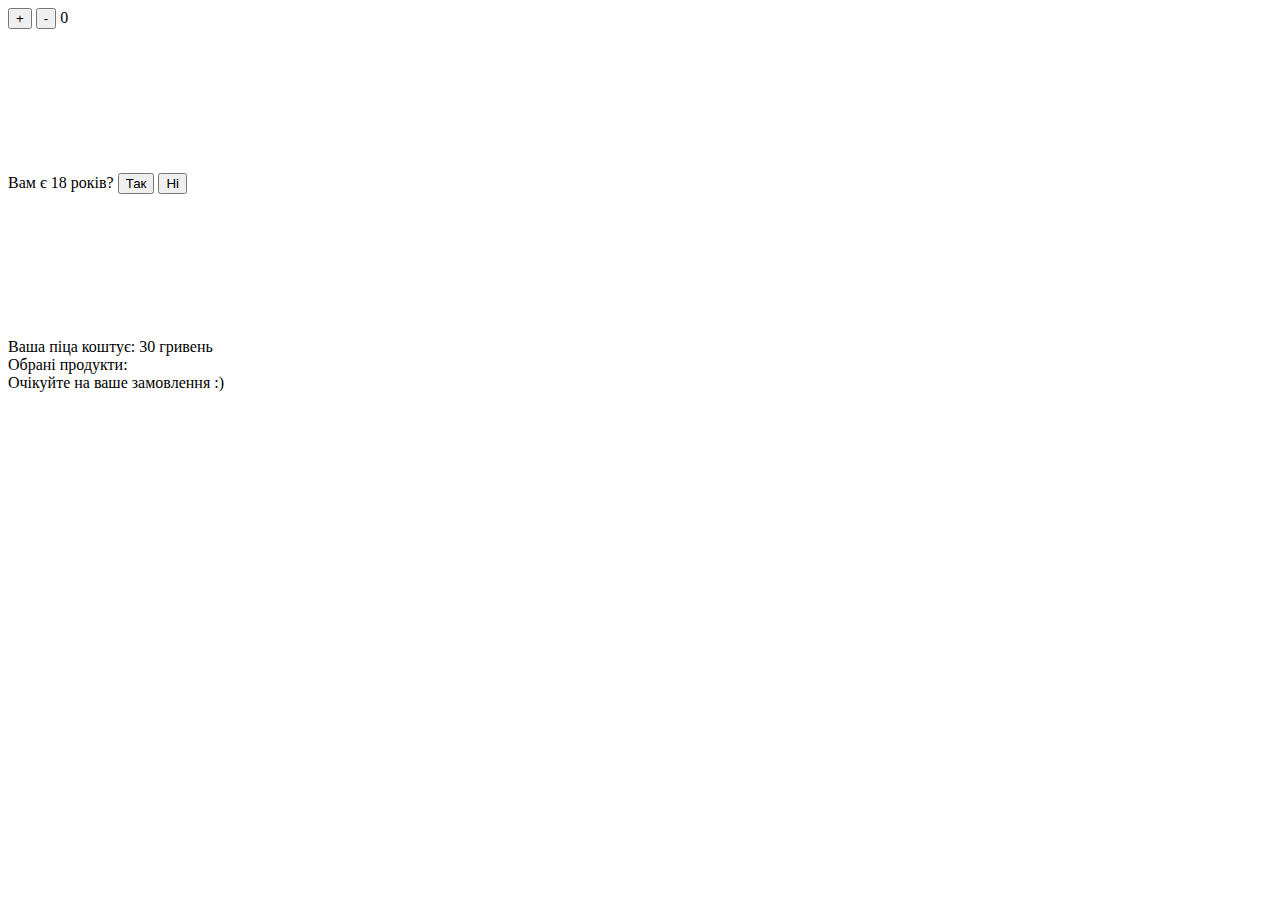
<file: JStest/index.html>
<!doctype html>
<html lang="en">
<head>
    <meta charset="UTF-8">
    <meta name="viewport"
          content="width=device-width, user-scalable=no, initial-scale=1.0, maximum-scale=1.0, minimum-scale=1.0">
    <meta http-equiv="X-UA-Compatible" content="ie=edge">
     <title>Document</title>
</head>
<body>
    <div>
        <input type="button" value="+" id="button-plus" onclick="counterPlus()"></input>
        <input type="button" value="-" id="button-minus" onclick="counterMinus()"></input>
        <span id="int">0</span>
    </div>

    <br><br><br><br><br><br><br><br>

    <div>
        <form>
        <label>Вам є 18 років?</label>
        <input type="button" value="Так" onclick="ageCheckYes()">
        <input type="button" value="Ні" onclick="ageCheckNo()">
        </form>
    </div>

    <br><br><br><br><br><br><br><br>



    <script src="js/main.js">
    </script>
</body>
</html>
</file>
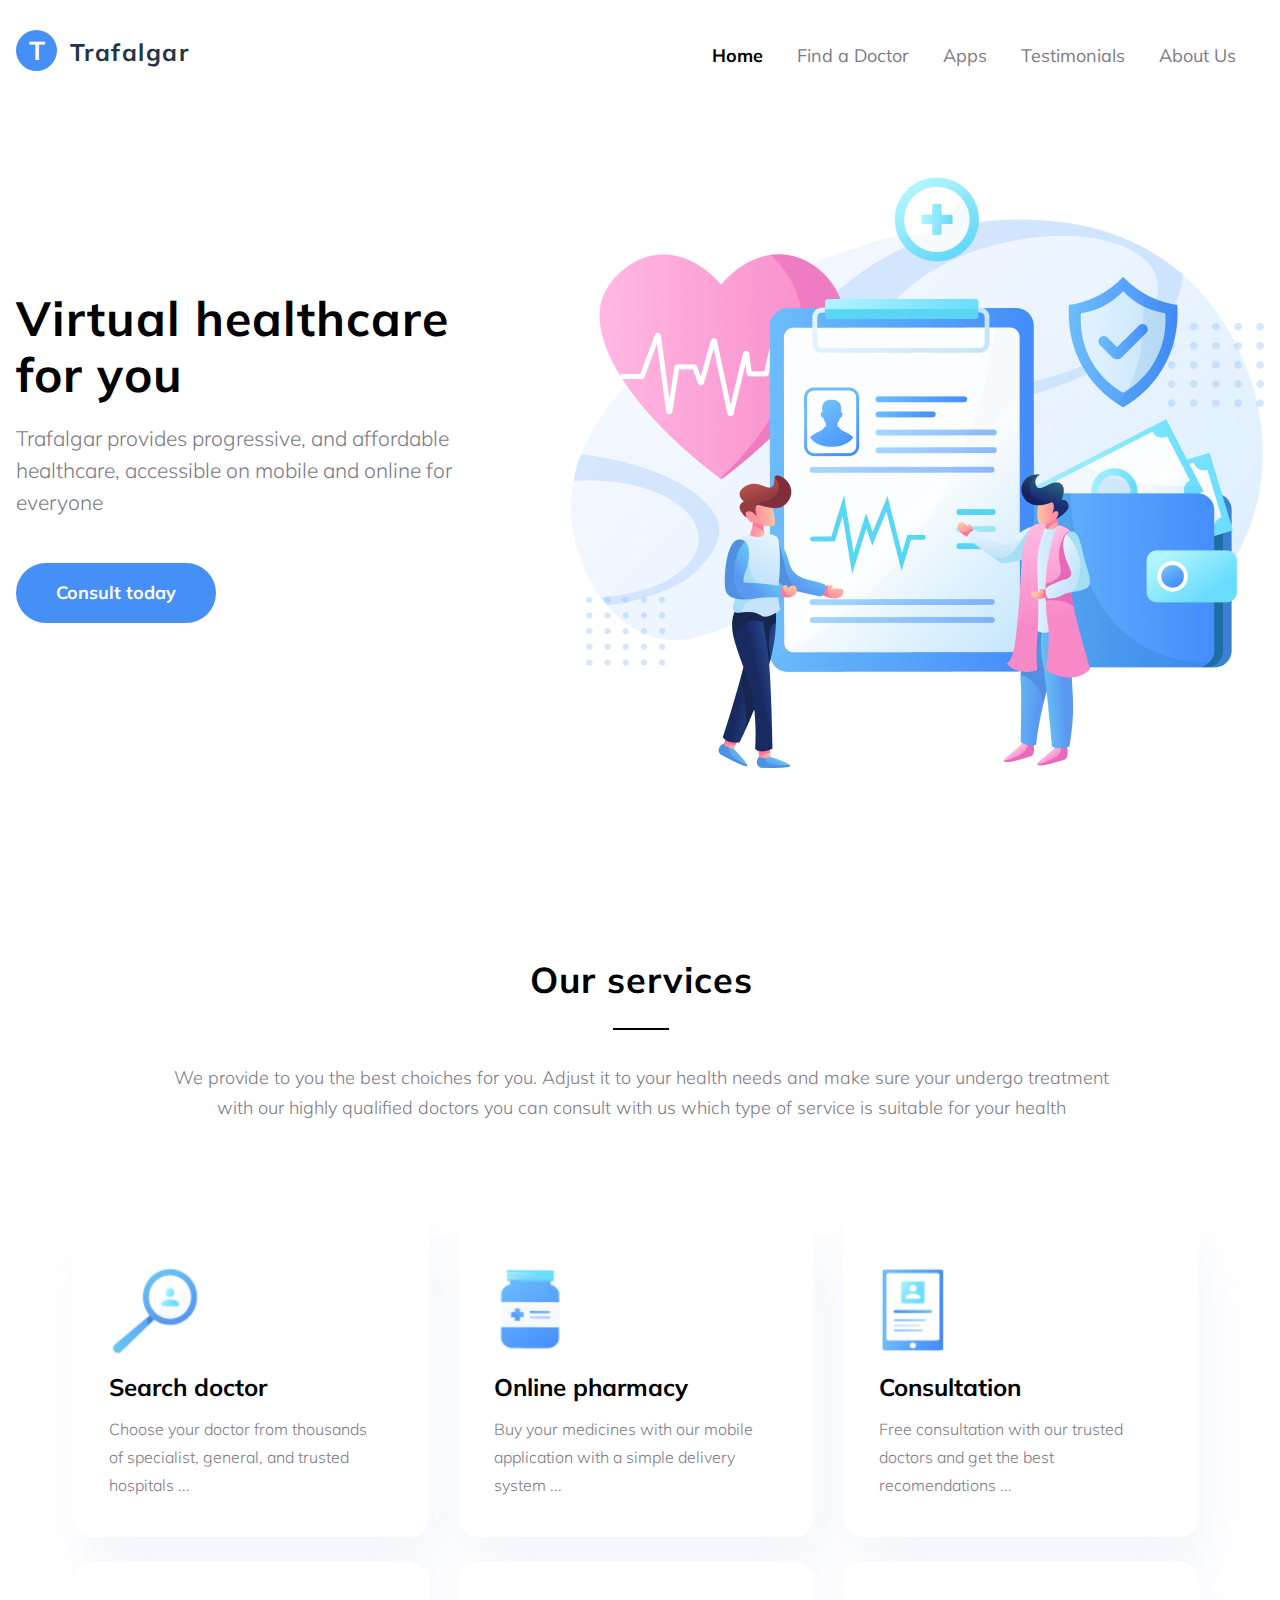
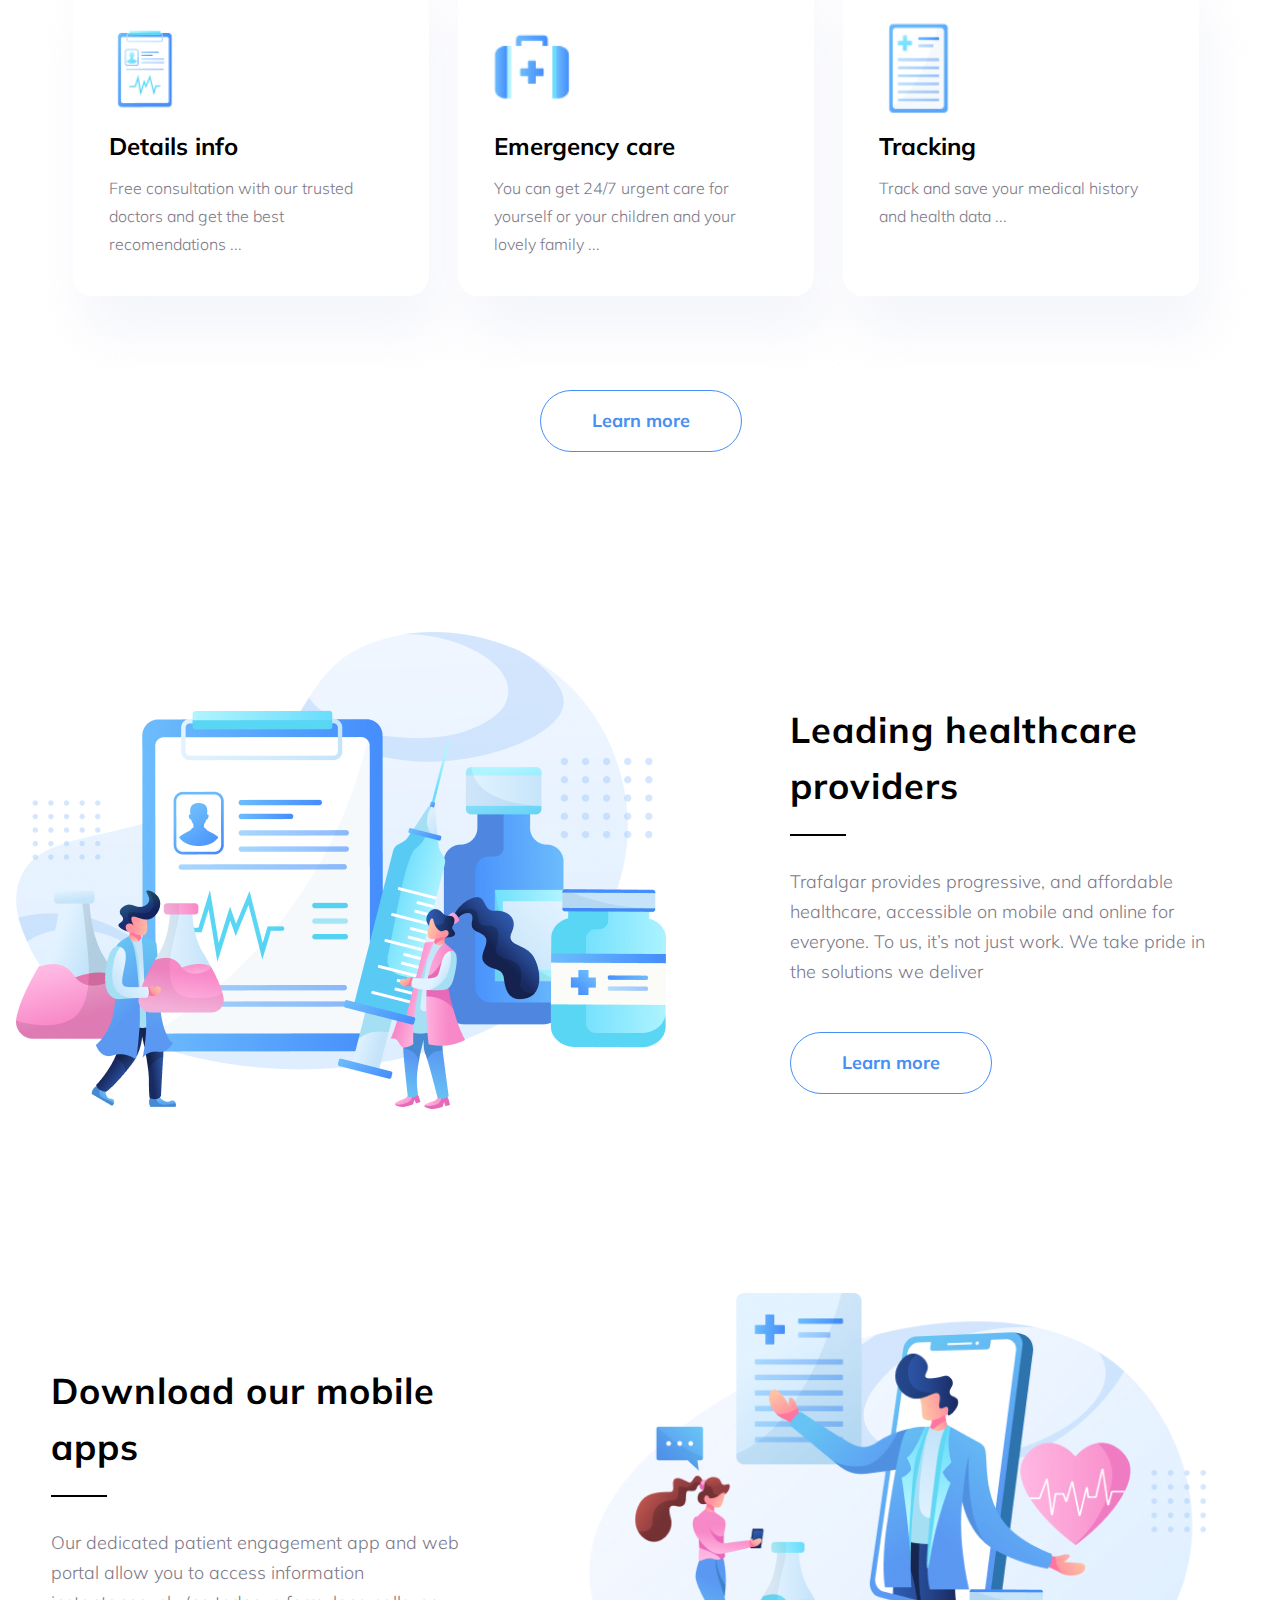
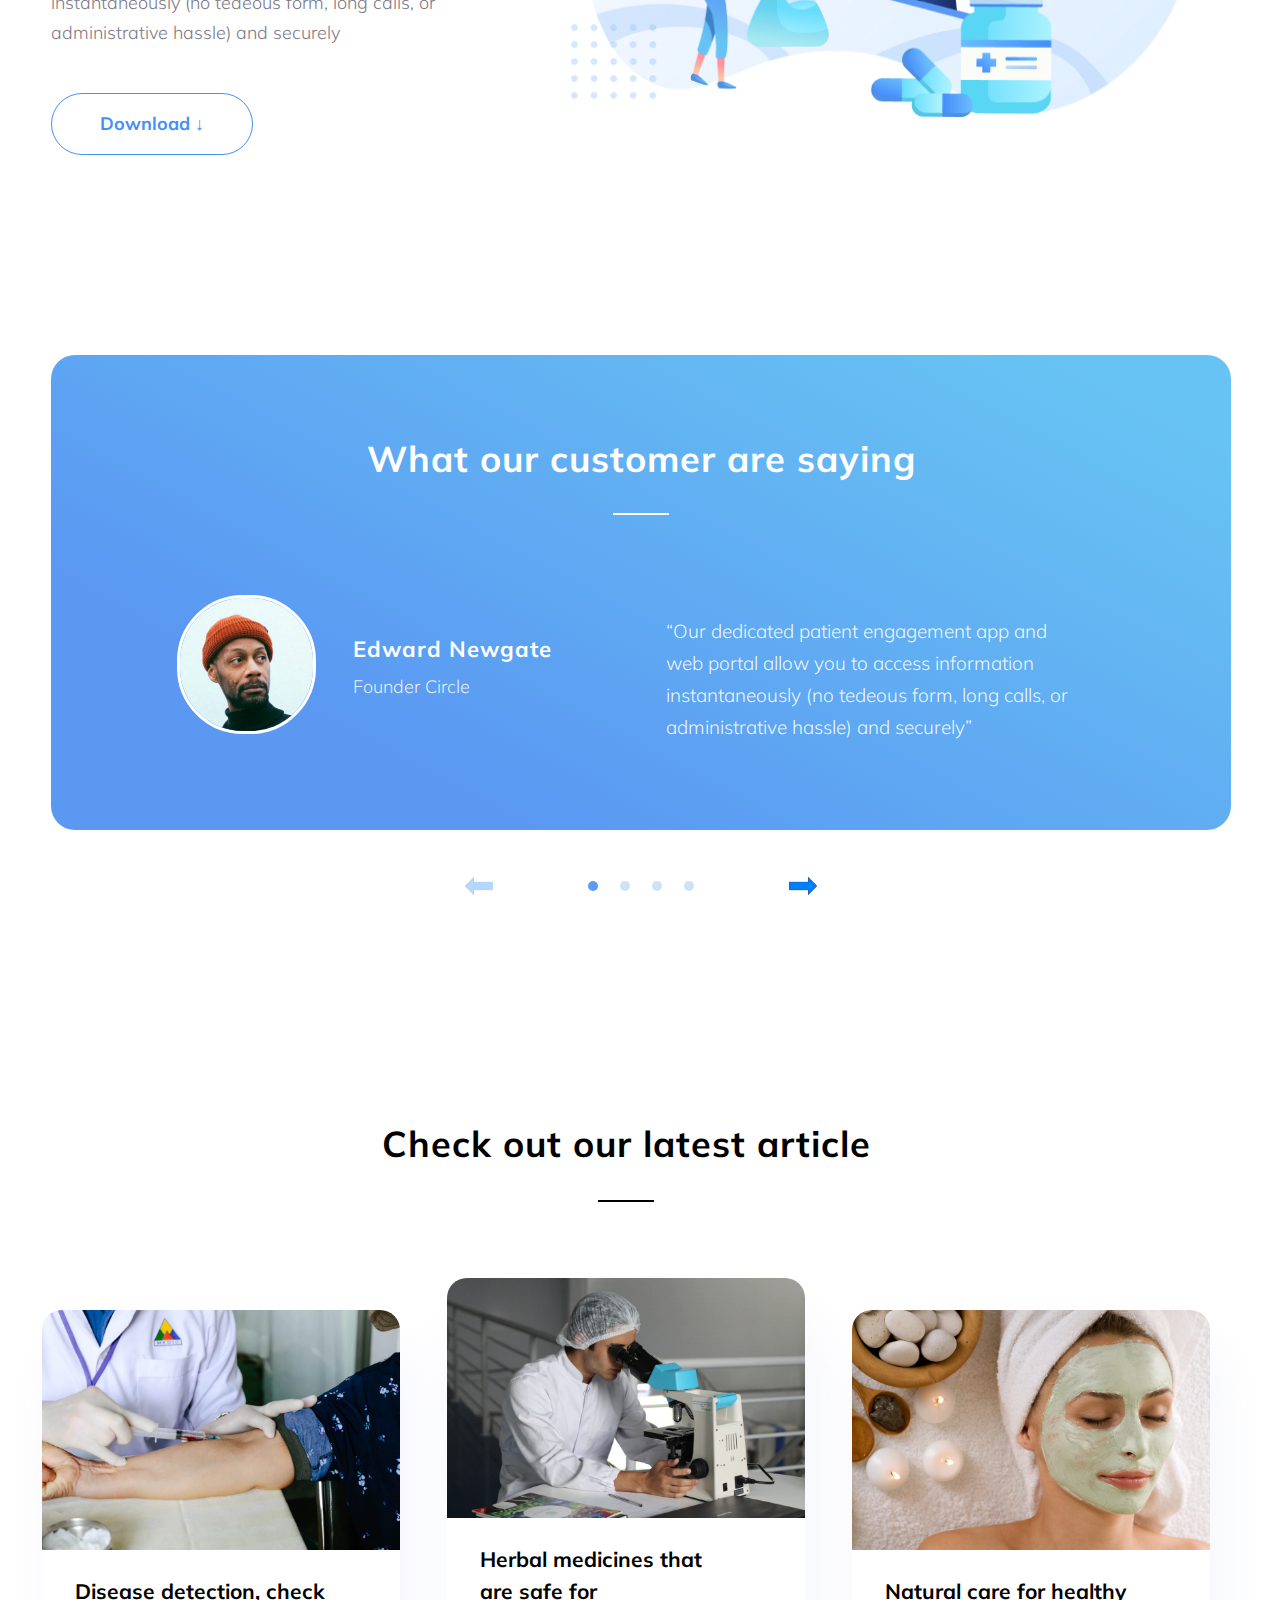
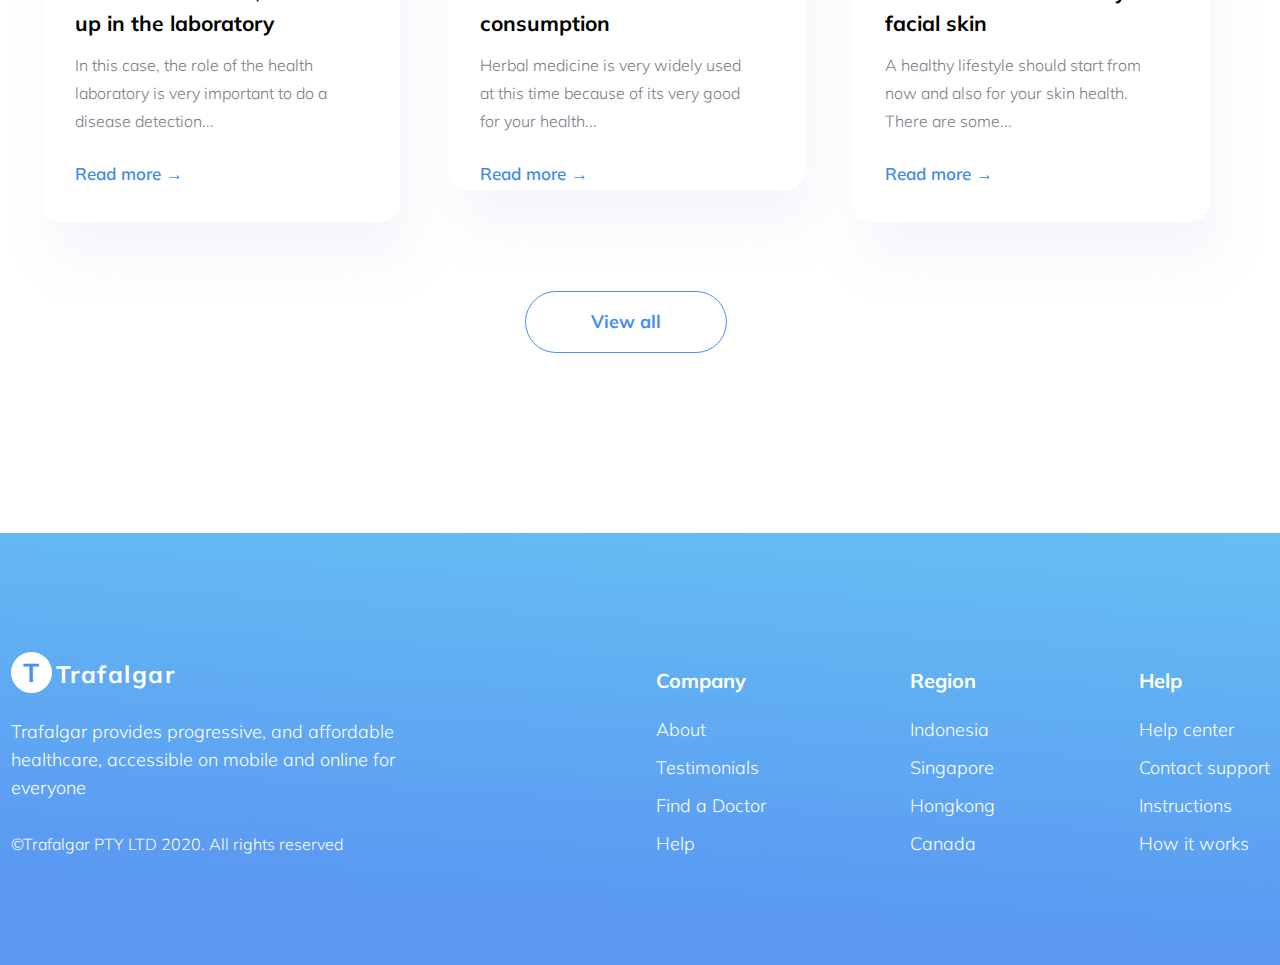
<file: Trafalgar/main.html>
<!DOCTYPE html>
<html>
<head>
	<title>Trafalgar</title>
	<link rel="stylesheet" type="text/css" href="style.css">
	<link rel="shortcut icon" href="favicon.ico" type="image/x-icon">
	<link href="https://fonts.googleapis.com/css2?family=Roboto&display=swap" rel="stylesheet">
	<style>
		@import url('https://fonts.googleapis.com/css2?family=Mulish&family=Roboto&display=swap');
	</style>
	<script src="js/main.js"></script>
</head>
<body>
	<header id="header">
		<div class="logo">
			<a class=logo href="main.html">
				<b>T</b> <span>&nbsp;Trafalgar</span>
			</a>
		</div>
		<div class="menu">
			<ul id="toolbar-list">
					<li><a href="#" class="active">Home</a></li>
					<li><a href="#">Find a Doctor</a></li>
					<li><a href="#">Apps</a></li>
					<li><a href="#">Testimonials</a></li>
					<li><a href="#">About Us</a></li>
			</ul>
		</div>
	</header>
		
	<section id="banner" class="wrapper">
		<div class="inner">
			<div class="text">
					<h1 onclick="onClick(this)" id="keks">Virtual healthcare for you</h1>
					<p>Trafalgar provides progressive, and affordable 
					healthcare, accessible on mobile and online 
					for everyone</p>
					<a>
						<div class="button" onclick="comfortableTime()">
							Consult today
						</div>
					</a>
			</div>
			<div class="image-banner"><img src="images/image1.png"></div>
		</div>
	</section>

	<section id="services" class="wrapper">
		<div class="inner">
			<div class="header">
				<h2>Our services</h2>
				<hr>
				<p>We provide to you the best choiches for you. Adjust it to your health needs and make sure your undergo treatment with our highly qualified doctors you can consult with us which type of service is suitable for your health</p>
			</div>
		
			<div class="service-boxes">
				<div class="box">
					<img class="picturebox" src="images/search-doctor.png">
					<h4>Search doctor</h4>
					<p class="boxdescription">Choose your doctor from thousands of specialist, general, and trusted hospitals
						<span class="suffix">...</span>
						<span class="add-text">Choose your doctor from thousands of specialist, general, and trusted hospitals
							Choose your doctor from thousands of specialist, general, and trusted hospitals</span>
					</p>
				</div>
				<div class="box">
					<img class="picturebox" src="images/online-pharmacy.png">
					<h4>Online pharmacy</h4>
					<p class="boxdescription">Buy  your medicines with our mobile application with a simple delivery system
						<span class="suffix">...</span>
						<span class="add-text">Buy  your medicines with our mobile application with a simple delivery system
						Buy  your medicines with our mobile application with a simple delivery system</span>
					</p>
				</div>
				<div class="box">
					<img class="picturebox" src="images/consultation.png">
					<h4>Consultation</h4>
					<p>Free consultation with our trusted doctors and get the best recomendations
						<span class="suffix">...</span>
						<span class="add-text">Free consultation with our trusted doctors and get the best recomendations
						Free consultation with our trusted doctors and get the best recomendations</span>
					</p>
				</div>
				<div class="box">
					<img class="picturebox" src="images/details-info.png">
					<h4>Details info</h4>
					<p class="boxdescription">Free consultation with our trusted doctors and get the best recomendations
						<span class="suffix">...</span>
						<span class="add-text">Free consultation with our trusted doctors and get the best recomendations
						Free consultation with our trusted doctors and get the best recomendations</span>
					</p>
				</div>
				<div class="box">
					<img class="picturebox" src="images/emergency-care.png">
					<h4>Emergency care</h4>
					<p class="boxdescription">You can get 24/7 urgent care for yourself or your children and your lovely family
						<span class="suffix">...</span>
						<span class="add-text">You can get 24/7 urgent care for yourself or your children and your lovely family
						You can get 24/7 urgent care for yourself or your children and your lovely family</span>
					</p>
				</div>
				<div class="box">
					<img class="picturebox" src="images/tracking2.png">
					<h4>Tracking</h4>
					<p class="boxdescription">Track and save your medical history and health data
						<span class="suffix">...</span>
						<span class="add-text">Track and save your medical history and health data
						Track and save your medical history and health data </span>
					</p>
				</div>
				<div class="box hidden-box">
					<img class="picturebox" src="images/details-info.png">
					<h4>Details info</h4>
					<p class="boxdescription">Free consultation with our trusted doctors and get the best recomendations
						<span class="suffix">...</span>
						<span class="add-text">Free consultation with our trusted doctors and get the best recomendations
						Free consultation with our trusted doctors and get the best recomendations</span>
					</p>
				</div>
				<div class="box hidden-box">
					<img class="picturebox" src="images/emergency-care.png">
					<h4>Emergency care</h4>
					<p class="boxdescription">You can get 24/7 urgent care for yourself or your children and your lovely family
						<span class="suffix">...</span>
						<span class="add-text">You can get 24/7 urgent care for yourself or your children and your lovely family
						You can get 24/7 urgent care for yourself or your children and your lovely family</span>
					</p>
				</div>
				<div class="box hidden-box">
					<img class="picturebox" src="images/tracking2.png">
					<h4>Tracking</h4>
					<p class="boxdescription">Track and save your medical history and health data
						<span class="suffix">...</span>
						<span class="add-text">Track and save your medical history and health data Track and save your medical history and health data</span>
					</p>
				</div>
			</div>
					<a>
						<div class="button" id="learn-more-button" onclick="onClickButton()">
							Learn more
						</div>
					</a>
		</div>
	</section>		

	<section id="providers" class="wrapper">
		<div class="inner">
			<div class="image-left"><img src="images/image2.png"></div>
			<div class="text">
				<h2>Leading healthcare providers</h2>
				<hr>
				<p>Trafalgar provides progressive, and affordable healthcare, 
					accessible on mobile and online for everyone. 
					To us, it’s not just work. 
					We take pride in the solutions we deliver</p>
				<a href="#">
					<div class="button">
						Learn more
					</div>
				</a>	
			</div>
		</div>
	</section>

	<section id="download-apps" class="wrapper">
		<div class="inner">
			<div class="text">
				<h2>Download our mobile apps</h2>
				<hr>
				<p>Our dedicated patient engagement app and 
				web portal allow you to access information instantaneously (no tedeous form, long calls, 
				or administrative hassle) and securely</p>
				<a>
					<div class="button" id="download-button" onclick="fileIsNotAvailable()">
						Download ↓
					</div>
				</a>
			</div>
			<div class="image-right"><img src="images/image3.png"></div>
		</div>
	</section>

	<section id="customer" class="wrapper">
		<div class="inner">
			<header>
				<h2>What our customer are saying</h2>
				<hr>
			</header>
			<div class="slide main-slide">
				<div class="founder">
					<div class="founder-image">
						<img src="images/founder.png">
					</div>
					<div class="founder-description">
						<h5>Edward Newgate</h5>
						<p>Founder Circle</p>
					</div>
				</div>
				<div class="customer-description">
						<p>“Our dedicated patient engagement app and
						web portal allow you to access information
						instantaneously (no tedeous form, long calls,
						or administrative hassle) and securely”</p>
				</div>
			</div>
			<div class="slide">
				<div class="founder">
					<div class="founder-image">
						<img src="images/smit.jpg">
					</div>
					<div class="founder-description">
						<h5>Will Smith</h5>
						<p>Founder Square</p>
					</div>
				</div>
				<div class="customer-description">
					<p>Notre application dédiée à l'engagement des patients et
						le portail Web vous permet d'accéder à des informations
						instantanément (pas de forme fastidieuse, appels longs)</p>
				</div>
			</div>
			<div class="slide">
				<div class="founder">
					<div class="founder-image">
						<img src="images/merfi.jpg">
					</div>
					<div class="founder-description">
						<h5>Eddie Murphey</h5>
						<p>Founder Triangle</p>
					</div>
				</div>
				<div class="customer-description">
					<p>“Naša namenska aplikacija za sodelovanje s pacienti in
						spletni portal vam omogoča dostop do informacij
						takoj (brez zapletene oblike, dolgih klicev)”</p>
				</div>
			</div>
			<div class="slide">
				<div class="founder">
					<div class="founder-image">
						<img src="images/sponge.png">
					</div>
					<div class="founder-description">
						<h5>Sponge Bob</h5>
						<p>Square Pants</p>
					</div>
				</div>
				<div class="customer-description">
					<p>Are you ready kids?
						Aye aye captain!
						I cant hear you!
						AYE AYE CAPTAIN!
						Oooooooh! Who lives in a
						pine-apple under the sea?
						SPONGE BOB SQUARE PANTS!</p>
				</div>
			</div>
		</div>
			<div class="slider">
					<a href="#"><div class="arrow-left">
						<img src="images/arrow-left.png" class="arrow"> 
					</div></a>
					<a href="#"><div class="ellipse ellipse-active"></div></a>
					<a href="#"><div class="ellipse"></div></a>
					<a href="#"><div class="ellipse"></div></a>
					<a href="#"><div class="ellipse"></div></a>
					<a href="#"><div class="arrow-right">
						<img src="images/arrow-left.png" class="arrow">
					</div></a>
			</div>
		</section>

		<section id="articles" class="wrapper">
			<div class="inner">
				<header>
					<h2>
						Check out our latest article
					</h2>
					<hr>
				</header>
				<div class="article-boxes">
					<div class="article-box">
						<img src="images/article1.png">
						<h4>Disease detection, check up in the laboratory</h4>
						<p>In this case, the role of the health laboratory is very important to do
						a disease detection...</p>
						<a href="#"><div class="article-button">Read more →</div></a>
					</div>
					<div class="article-box" id="middle-box">
						<img src="images/article2.png">
						<h4>Herbal medicines that are 
						safe for consumption</h4>
						<p>Herbal medicine is very widely used at this time because of its very good for your health...</p>
						<a href="#"><div class="article-button">Read more →</div></a>
					</div>
					<div class="article-box">
						<img src="images/article3.png">
						<h4>Natural care for healthy facial skin</h4>
						<p>A healthy lifestyle should start from now and also for your skin health.
						There are some...</p>
						<a href="#"><div class="article-button">Read more →</div></a>
					</div>
				</div>
				<a href="#">
					<div class="button">
						View all
					</div>
				</a>
			</div>
		</section>

		<footer>
			<div class="inner">
				<div class="footer-text">
					<div class="logo"><a class=logo href="main.html"><b>T</b> <span>Trafalgar</span></a></div>
					<p>Trafalgar provides progressive, and affordable healthcare, accessible on mobile and online 
					for everyone</p>
					<p class="rights">©Trafalgar PTY LTD 2020. All rights reserved</p>
				</div>
				<div class="company-list">
					<h6>Company</h6>
					<ul>
						<li><a href="#">About</a></li>
						<li><a href="#">Testimonials</a></li>
						<li><a href="#">Find a Doctor</a></li>
						<li><a href="#">Help</a></li>
					</ul>
				</div>
				<div class="region-list">
					<h6>Region</h6>
					<ul>
						<li><a href="#">Indonesia</a></li>
						<li><a href="#">Singapore</a></li>
						<li><a href="#">Hongkong</a></li>
						<li><a href="#">Canada</a></li>
					</ul>
				</div>
				<div class="help-list">
					<h6>Help</h6>
					<ul>
						<li><a href="#">Help center</a></li>
						<li><a href="#">Contact support</a></li>
						<li><a href="#">Instructions</a></li>
						<li><a href="#">How it works</a></li>
					</ul>

				</div>
			</div>
		</footer>
	<script src="js/main.js"></script>
</body>
</html>
456
</file>
<file: Trafalgar/style.css>
* {
	margin: 0;
	padding: 0;
	font-family: Mulish;
	font-style: normal;
}

body {
	width: 1250px;
	max-width: 100%;
	margin-left: auto;
	margin-right: auto;
	padding-left: 16px;
	padding-right: 16px;
	background: white;
}

/*GENERAL*/

.inner {
	margin-bottom: 180px;
	vertical-align: middle;
}

.inner p {
	font-weight: 300;
	font-size: 21px;
	line-height: 32px;
	margin-bottom: 45px;
}

h1 {
	font-size: 48px;
	line-height: 56px;
	margin-bottom: 20px;
	margin-top: 50px;
}

h2 {
	font-size: 36px;
	line-height: 56px;
	margin-bottom: 20px;
}

h5 {
	font-size: 22px;
	color: #FFFFFF;
}

h1, h2, h3, h5, button {
	letter-spacing: 1px;
}

.image-left img, .image-right img {
	width: 650px;
}

.image-left {
	margin-right: 120px;
}

.image-right {
	margin-left: 60px;
}

.button, span, .active {
	font-weight: bold;
}

.logo span, .logo, .menu, .inner div, .text, .founder div,
.slider div , .article-box, .inner div, b {
	display: inline-block;
}

a {
	text-decoration-line: none;
}

.box, .article-box, footer b, .button, #customer hr {
	background-color: #ffffff;
}

a, #banner .button, footer span, #customer h2 {
 	color: #ffffff;
}


#toolbar-list .active, #toolbar-list li a:hover, .button:hover, .box:hover, footer li a:hover {
	color: #000000;
	cursor: pointer;
}

.button:hover {
	border: 1.4px solid #000000;
}

p, #toolbar-list li a {
	color: #7D7987;
}

.button {
	width: 200px;
	height: 60px;
	border-radius: 55px;
	font-size: 18px;
	line-height: 60px;
	color: #458FF6;
	text-align: center;
	border: 1.4px solid #458FF6;
}

.disabled-button {
	width: 200px;
	height: 60px;
	border-radius: 55px;
	font-size: 18px;
	line-height: 60px;
	color: #458FF6;
	text-align: center;
	border: 1.4px solid #458FF6;
	opacity: 0.3;
}


hr {
	width: 56px;
	height: 2px;
	background: #000000;
	color: black;
	border: none;
	margin-bottom: 31px;
}

/*HEADER*/

header {
	margin-top: 30px;
	margin-bottom: 50px;
	height: 90px;
}

header .logo {
	vertical-align: top;
}

header b {
	background: #458FF6;
	width: 41px;
	height: 41px;
	text-align: center;
	font-size: 26px;
	line-height: 41px;
	color: #FFFFFF;
	border-radius: 50%;
}



header span {
	height: 41px;
	font-size: 24px;
	line-height: 41px;
	color: #233348;
	vertical-align: middle;
	margin-bottom: 7px;
	letter-spacing: 1.5px;
}



header .menu {
	float: right;
	margin-top: 14px;
	clear: right;
	margin-right: 30px;
}

#toolbar-list li {
	display: inline;
	font-weight: normal;
	font-size: 18px;
	margin-left: 30px;
}

/*BANNER*/

#banner .button {
	background-color: #458FF6;
	border: 2px 
}

#banner .button:hover {
	background-color: black;
}

#banner p {
	width: 460px;
}

.text {
	width: 445px;
	margin-top: 70px;
	vertical-align: top;
}

/*SERVICES*/

#services .inner {
	text-align: center;
}

#services header {
	display: block;
	text-align: center;
	margin: 0 auto;
}

.image-banner {
	margin-left: 106px;
}

#services h2 {
	font-size: 36px;
	line-height: 56px;
	text-align: center;
	margin-bottom: 20px;
}

#services .header p {
	width: 970px;
	font-weight: 300;
	font-size: 18px;
	line-height: 30px;
	margin-bottom: 80px;
}

#services .header hr {
	margin: 0 auto;
	margin-bottom: 33px;
}

.service-boxes {
	margin: 0 auto;
	width: 1200px;
	margin-left: 15px;
	margin-bottom: 69px;
}



.box {
	width: 320px;
	height: 334px;
	padding-left: 36px;
	margin-bottom: 25px;
	border-radius: 20px;
	text-align: left;
	margin-right: 25px;
	vertical-align: middle;
	box-shadow: 10px 40px 50px rgba(229, 233, 246, 0.4);
}

div.hidden-box {
	display: none;
}

.service-boxes img {
	height: 92px;
	width: 90px;
	margin-top: 60px;
}

.toggle-picture, .toggle-suffix, .add-text {
	display: none;
}

.toggle-add-text {
	display: inline;
}

.box p, .box span {
	width: 275px;
	font-weight: 300;
	font-size: 16px;
	line-height: 28px;
}

.box-onclick {
	background-color: aliceblue;
	padding-top: 80px;
}

.box h4 {
	font-size: 24px;
	line-height: 56px;
}

/*PROVIDERS & DOWNLOAD-APPS*/

#providers p, #download-apps p {
	font-weight: 300;
	font-size: 18px;
	line-height: 30px;
}

/*CUSTOMER*/

#customer, #download-apps {
	width: 1180px;
	margin: 0 auto;
}

#customer .inner {
	padding-top: 50px;
	text-align: center;
	background: linear-gradient(208.18deg, #67C3F3 9.05%, #5A98F2 76.74%);
	border-radius: 24px;
	margin-top: 200px;
	height: 425px;
	margin-bottom: 47px;
}

#customer header {
	margin-bottom: 70px;
	text-align: center;
}

#customer h2 {
	font-size: 36px;
	line-height: 48px;
	margin-bottom: 30px;
}

#customer hr, #articles hr {
	margin: 0 auto;
}

.founder-description {
	margin-left: 33px;
	margin-right: 110px;
	text-align: left;
	vertical-align: top;
	margin-top: 40px;
}

.founder-description p {
	font-size: 18px;
	line-height: 48px;
	color: rgba(255, 255, 255, 0.85);
}

.founder-image img {
	width: 133px;
	height: 133px;
	border: 3px solid;
	border-color: white;
	border-radius: 66px;
}

.customer-description {
	width: 420px;
	text-align: left;
	padding-right: 20px;
}

.customer-description p {
	font-size: 19px;
	color: rgba(255, 255, 255, 0.9);
}

/*#customer .slider2, #customer .slider3 {*/
/*	display: none;*/
/*}*/

#customer .slide {
	display: none;
}

#customer .main-slide {
	display: block;
}

/*SLIDER*/

.slider {
	text-align: center;
	margin-bottom: 217px;
}

.arrow {
	width: 28px;
	height: 18px;
	opacity: 0.3;
}

.arrow-left {
	margin-right: 91px;
}

.arrow-right {
	margin-left: 73px;
	transform: scale(-1, 1);
}


.ellipse {
	width: 10px;
	height: 10px;
	background: #5B9BF3;
	border-radius: 5px;
	opacity: 0.3;
	margin-right: 18px;
	margin-bottom: 4px;
}

.ellipse-active, .arrow-right img  {
	opacity: 1;
}

/*ARTICLES*/

#articles {
	width: 1220px;
	text-align: center;
}

#articles h2 {
	margin-bottom: 28px;
}

.article-box {
	width: 358px;
	height: 512px;
	border-radius: 20px;
	text-align: left;
	margin-bottom: 69px;
	box-shadow: 10px 40px 50px rgba(229, 233, 246, 0.4);
}

.article-boxes img {
	width: 358px;
	height: 240px;
	border-top-right-radius: 20px;
	border-top-left-radius: 20px;
}

#middle-box {
	margin-right: 43px;
	margin-left: 43px;
}

#articles header {
	margin-bottom: 72px;
}

#articles p {
	margin-top: 12px;
	margin-bottom: 25px;
	width: 275px;
	margin-left: 33px;
	font-weight: 300;
	font-size: 16px;
	line-height: 28px;
}

#articles h4 {
	margin-top: 21px;
	width: 251px;
	margin-left: 33px;
	font-size: 21px;
	line-height: 32px;
}

.article-button {
	margin-left: 33px;
	font-weight: 600;
	font-size: 17px;
	line-height: 28px;
	color: #4089ED;
}

/*FOOTER*/

footer {
	position: absolute;
	width: 100%;
	height: 432px;
	left: 0px;
	right: 0px;
	background: linear-gradient(183.41deg, #67C3F3 -8.57%, #5A98F2 82.96%);
}

footer .inner {
	margin-top: 118px;
	text-align: center;
}

.footer-text {
	width: 391px
	margin-top: 118px;
	margin-right: 250px;
	text-align: left;
}


footer b {
	width: 41px;
	height: 41px;
	text-align: center;
	font-size: 26px;
	line-height: 41px;
	color: #458FF6;
	border-radius: 50%;
}

footer span {
	height: 41px;
	font-size: 24px;
	line-height: 41px;
	vertical-align: middle;
	margin-bottom: 7px;
	letter-spacing: 1.5px;
}


.footer-text .logo {
	margin-bottom: 8px;
}

.footer-text p {
	font-size: 18px;
	line-height: 28px;
	color: #FFFFFF;
	width: 391px;
	margin-bottom: 28px;
}

.footer-text .rights {
	font-size: 16px;
	line-height: 28px;
	color: #FFFFFF;
}

footer h6 {
	font-size: 20px;
	line-height: 60px;
	color: #FFFFFF;
	text-align: left;
}

footer li {
	list-style-type: none;
	font-weight: 300;
	font-size: 18px;
	line-height: 38px;
	text-align: left;
}

.company-list, .region-list {
	margin-right: 140px;
}
</file>
